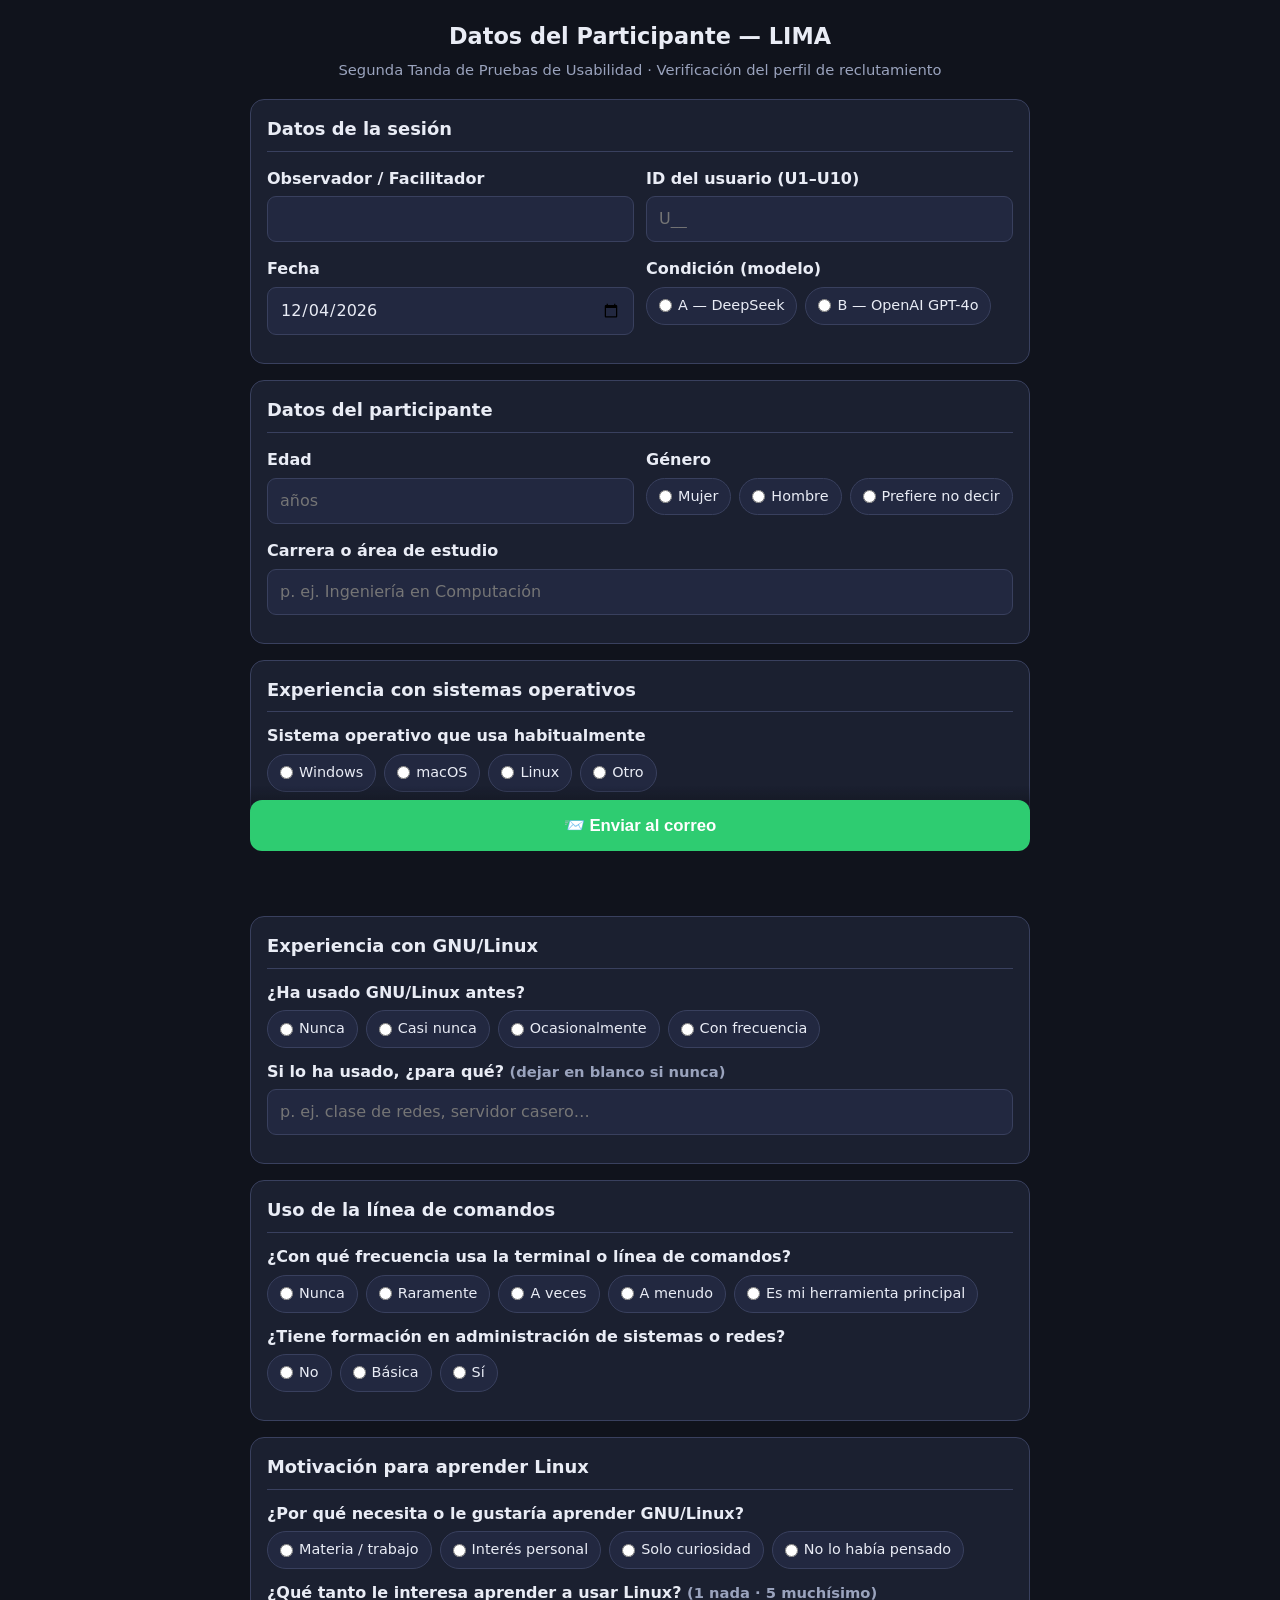
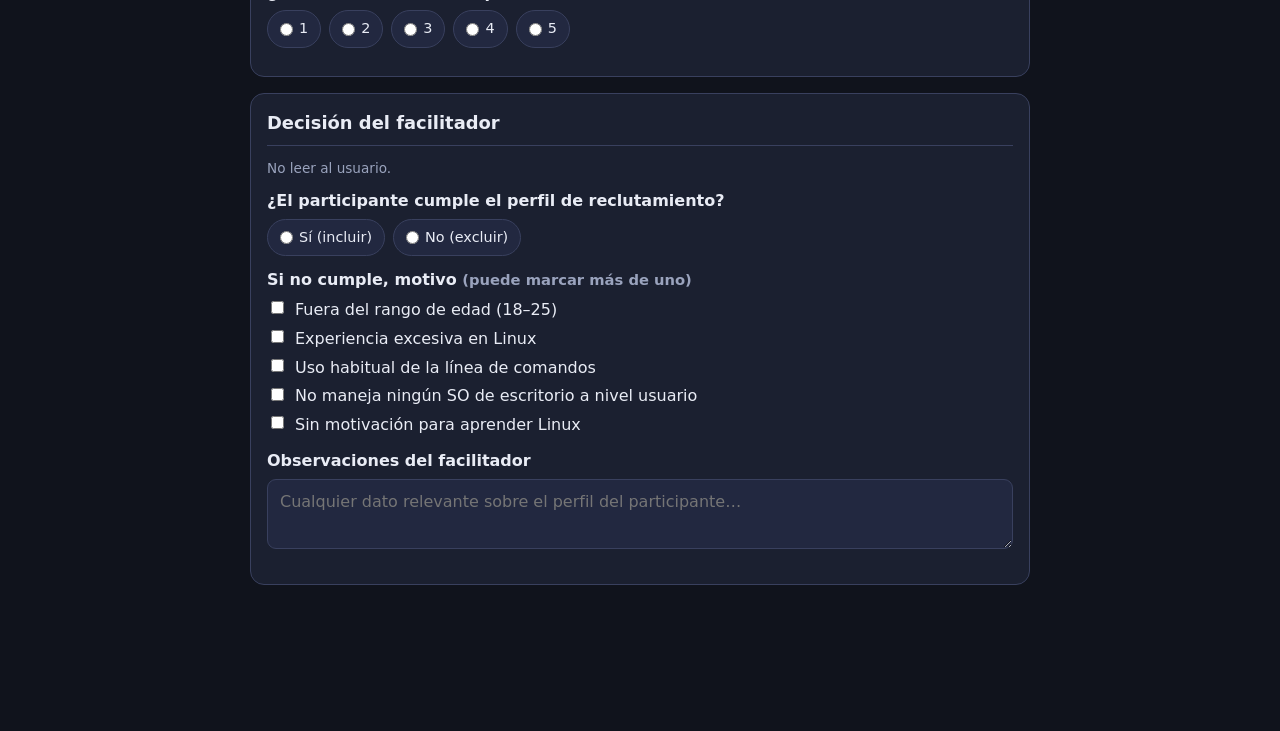
<file: index.html>
<!DOCTYPE html>
<html lang="es">
<head>
<meta charset="UTF-8">
<meta name="viewport" content="width=device-width, initial-scale=1.0">
<title>Datos del Participante — LIMA (Segunda Tanda)</title>
<link rel="stylesheet" href="styles.css">
</head>
<body>
<div class="wrap">

  <header class="top">
    <h1>Datos del Participante — LIMA</h1>
    <p>Segunda Tanda de Pruebas de Usabilidad · Verificación del perfil de reclutamiento</p>
  </header>

  <form id="du-form" novalidate>
    <input type="hidden" name="access_key" value="0c1d0511-5534-402f-8e9e-788bad40ebe2">
    <input type="hidden" name="subject" id="subject" value="Datos de Participante LIMA — Segunda Tanda">
    <input type="hidden" name="from_name" value="Datos de Participante LIMA">
    <input type="checkbox" name="botcheck" class="hp" tabindex="-1" autocomplete="off">

    <!-- ───────────── Datos de la sesión ───────────── -->
    <section>
      <h2>Datos de la sesión</h2>
      <div class="grid2">
        <div class="field">
          <label for="obs">Observador / Facilitador</label>
          <input type="text" id="obs" name="Observador" autocomplete="name" required>
        </div>
        <div class="field">
          <label for="uid">ID del usuario (U1–U10)</label>
          <input type="text" id="uid" name="ID_Usuario" placeholder="U__" required>
        </div>
      </div>
      <div class="grid2">
        <div class="field">
          <label for="fecha">Fecha</label>
          <input type="date" id="fecha" name="Fecha">
        </div>
        <div class="field">
          <label>Condición (modelo)</label>
          <div class="opts">
            <label><input type="radio" name="Condicion" value="A — DeepSeek" required> A — DeepSeek</label>
            <label><input type="radio" name="Condicion" value="B — OpenAI GPT-4o"> B — OpenAI GPT-4o</label>
          </div>
        </div>
      </div>
    </section>

    <!-- ───────────── Datos del participante ───────────── -->
    <section>
      <h2>Datos del participante</h2>
      <div class="grid2">
        <div class="field">
          <label for="edad">Edad</label>
          <input type="number" id="edad" name="Edad" min="15" max="60" inputmode="numeric" placeholder="años">
        </div>
        <div class="field">
          <label>Género</label>
          <div class="opts">
            <label><input type="radio" name="Genero" value="Mujer"> Mujer</label>
            <label><input type="radio" name="Genero" value="Hombre"> Hombre</label>
            <label><input type="radio" name="Genero" value="Prefiere no decir"> Prefiere no decir</label>
          </div>
        </div>
      </div>
      <div class="field">
        <label for="carrera">Carrera o área de estudio</label>
        <input type="text" id="carrera" name="Carrera" placeholder="p. ej. Ingeniería en Computación">
      </div>
    </section>

    <!-- ───────────── Experiencia con sistemas operativos ───────────── -->
    <section>
      <h2>Experiencia con sistemas operativos</h2>
      <div class="field">
        <label>Sistema operativo que usa habitualmente</label>
        <div class="opts">
          <label><input type="radio" name="SO_habitual" value="Windows"> Windows</label>
          <label><input type="radio" name="SO_habitual" value="macOS"> macOS</label>
          <label><input type="radio" name="SO_habitual" value="Linux"> Linux</label>
          <label><input type="radio" name="SO_habitual" value="Otro"> Otro</label>
        </div>
      </div>
      <div class="field">
        <label>Nivel de manejo general de la computadora</label>
        <div class="opts">
          <label><input type="radio" name="Nivel_SO" value="Básico (navegar, carpetas, documentos)"> Básico</label>
          <label><input type="radio" name="Nivel_SO" value="Intermedio (instalar programas, configurar)"> Intermedio</label>
          <label><input type="radio" name="Nivel_SO" value="Avanzado (programación, redes, servidores)"> Avanzado</label>
        </div>
      </div>
    </section>

    <!-- ───────────── Experiencia con GNU/Linux ───────────── -->
    <section>
      <h2>Experiencia con GNU/Linux</h2>
      <div class="field">
        <label>¿Ha usado GNU/Linux antes?</label>
        <div class="opts">
          <label><input type="radio" name="Exp_Linux" value="Nunca"> Nunca</label>
          <label><input type="radio" name="Exp_Linux" value="Casi nunca (1–2 veces)"> Casi nunca</label>
          <label><input type="radio" name="Exp_Linux" value="Ocasionalmente"> Ocasionalmente</label>
          <label><input type="radio" name="Exp_Linux" value="Con frecuencia"> Con frecuencia</label>
        </div>
      </div>
      <div class="field">
        <label>Si lo ha usado, ¿para qué? <span class="sub">(dejar en blanco si nunca)</span></label>
        <input type="text" name="Exp_Linux_uso" placeholder="p. ej. clase de redes, servidor casero…">
      </div>
    </section>

    <!-- ───────────── Línea de comandos ───────────── -->
    <section>
      <h2>Uso de la línea de comandos</h2>
      <div class="field">
        <label>¿Con qué frecuencia usa la terminal o línea de comandos?</label>
        <div class="opts">
          <label><input type="radio" name="Terminal_frecuencia" value="Nunca"> Nunca</label>
          <label><input type="radio" name="Terminal_frecuencia" value="Raramente (alguna vez)"> Raramente</label>
          <label><input type="radio" name="Terminal_frecuencia" value="A veces"> A veces</label>
          <label><input type="radio" name="Terminal_frecuencia" value="A menudo"> A menudo</label>
          <label><input type="radio" name="Terminal_frecuencia" value="Es mi herramienta principal"> Es mi herramienta principal</label>
        </div>
      </div>
      <div class="field">
        <label>¿Tiene formación en administración de sistemas o redes?</label>
        <div class="opts">
          <label><input type="radio" name="Admin_sistemas" value="No"> No</label>
          <label><input type="radio" name="Admin_sistemas" value="Básica (alguna materia)"> Básica</label>
          <label><input type="radio" name="Admin_sistemas" value="Sí, es parte de mis estudios/trabajo"> Sí</label>
        </div>
      </div>
    </section>

    <!-- ───────────── Motivación ───────────── -->
    <section>
      <h2>Motivación para aprender Linux</h2>
      <div class="field">
        <label>¿Por qué necesita o le gustaría aprender GNU/Linux?</label>
        <div class="opts">
          <label><input type="radio" name="Motivacion_razon" value="Lo requiero en una materia o trabajo"> Materia / trabajo</label>
          <label><input type="radio" name="Motivacion_razon" value="Interés personal"> Interés personal</label>
          <label><input type="radio" name="Motivacion_razon" value="Solo curiosidad, no lo necesito"> Solo curiosidad</label>
          <label><input type="radio" name="Motivacion_razon" value="No lo había pensado"> No lo había pensado</label>
        </div>
      </div>
      <div class="field likert">
        <label>¿Qué tanto le interesa aprender a usar Linux? <span class="sub">(1 nada · 5 muchísimo)</span></label>
        <div class="opts" data-likert="Motivacion_interes"></div>
      </div>
    </section>

    <!-- ───────────── Decisión del facilitador ───────────── -->
    <section>
      <h2>Decisión del facilitador</h2>
      <p class="hint">No leer al usuario.</p>
      <div class="field">
        <label>¿El participante cumple el perfil de reclutamiento?</label>
        <div class="opts">
          <label><input type="radio" name="Cumple_perfil" value="Sí — incluir"> Sí (incluir)</label>
          <label><input type="radio" name="Cumple_perfil" value="No — excluir"> No (excluir)</label>
        </div>
      </div>
      <div class="field">
        <label>Si no cumple, motivo <span class="sub">(puede marcar más de uno)</span></label>
        <div class="checks">
          <label><input type="checkbox" name="Excl_edad" value="Fuera del rango de edad (18–25)"> Fuera del rango de edad (18–25)</label>
          <label><input type="checkbox" name="Excl_linux" value="Experiencia excesiva en Linux"> Experiencia excesiva en Linux</label>
          <label><input type="checkbox" name="Excl_terminal" value="Uso habitual de la línea de comandos"> Uso habitual de la línea de comandos</label>
          <label><input type="checkbox" name="Excl_so" value="No maneja ningún SO de escritorio a nivel usuario"> No maneja ningún SO de escritorio a nivel usuario</label>
          <label><input type="checkbox" name="Excl_motivacion" value="Sin motivación para aprender Linux"> Sin motivación para aprender Linux</label>
        </div>
      </div>
      <div class="field">
        <label>Observaciones del facilitador</label>
        <textarea name="Facilitador_notas" placeholder="Cualquier dato relevante sobre el perfil del participante…"></textarea>
      </div>
    </section>

    <div class="submitbar">
      <button type="submit" class="send" id="send-btn">📨 Enviar al correo</button>
      <p class="status" id="status" role="status" aria-live="polite"></p>
    </div>
  </form>
</div>

<script src="main.js"></script>
</body>
</html>
</file>
<file: styles.css>
:root{
    --bg:#10131c; --card:#1b2030; --card2:#222840; --line:#39405e;
    --txt:#e9ecf5; --muted:#9aa3bd; --accent:#4a9eff; --ok:#2ecc71; --err:#ff6b6b;
  }
  *{box-sizing:border-box}
  html{-webkit-text-size-adjust:100%}
  body{
    margin:0; background:var(--bg); color:var(--txt);
    font:16px/1.5 system-ui,-apple-system,"Segoe UI",Roboto,sans-serif;
    padding:16px;
  }
  .wrap{max-width:780px; margin:0 auto}
  header.top{text-align:center; margin-bottom:18px}
  header.top h1{font-size:1.4rem; margin:.2em 0}
  header.top p{color:var(--muted); margin:.2em 0; font-size:.92rem}
  section{
    background:var(--card); border:1px solid var(--line); border-radius:14px;
    padding:16px; margin-bottom:16px;
  }
  section h2{
    font-size:1.12rem; margin:0 0 12px; padding-bottom:8px;
    border-bottom:1px solid var(--line);
  }
  .hint{color:var(--muted); font-size:.85rem; margin:.2em 0 .8em}
  label{display:block; margin:.2em 0 .35em; font-weight:600}
  input[type=text], input[type=date], input[type=number], textarea, select{
    width:100%; padding:10px 12px; background:var(--card2); color:var(--txt);
    border:1px solid var(--line); border-radius:9px; font:inherit;
  }
  textarea{min-height:64px; resize:vertical}
  .grid2{display:grid; grid-template-columns:1fr 1fr; gap:12px}
  @media(max-width:540px){ .grid2{grid-template-columns:1fr} }
  .field{margin-bottom:12px}

  /* opciones (radios en línea) */
  .opts{display:flex; flex-wrap:wrap; gap:8px}
  .opts label{
    display:inline-flex; align-items:center; gap:6px; font-weight:500;
    background:var(--card2); border:1px solid var(--line); border-radius:20px;
    padding:7px 12px; margin:0; cursor:pointer; user-select:none; font-size:.9rem;
  }
  .opts input{accent-color:var(--accent); margin:0}
  .opts label:has(input:checked){border-color:var(--accent); background:#23304d}
  .likert .opts label{min-width:42px; justify-content:center}

  /* checkboxes en columna */
  .checks label{
    display:flex; gap:8px; align-items:flex-start;
    font-weight:500; margin:.3em 0; cursor:pointer;
  }
  .checks input{accent-color:var(--ok); margin-top:.25em; flex-shrink:0}

  .sub{font-size:.92rem; color:var(--muted)}
  hr.soft{border:0; border-top:1px dashed var(--line); margin:14px 0}

  .submitbar{position:sticky; bottom:0; padding:14px 0 4px;
    background:linear-gradient(transparent,var(--bg) 30%)}
  button.send{
    width:100%; padding:15px; font-size:1.05rem; font-weight:700; color:#fff;
    background:var(--ok); border:0; border-radius:12px; cursor:pointer;
  }
  button.send:disabled{opacity:.6; cursor:wait}
  .status{margin-top:10px; text-align:center; font-weight:600; min-height:1.2em}
  .status.ok{color:var(--ok)} .status.err{color:var(--err)}
  .hp{position:absolute; left:-9999px}
</file>
